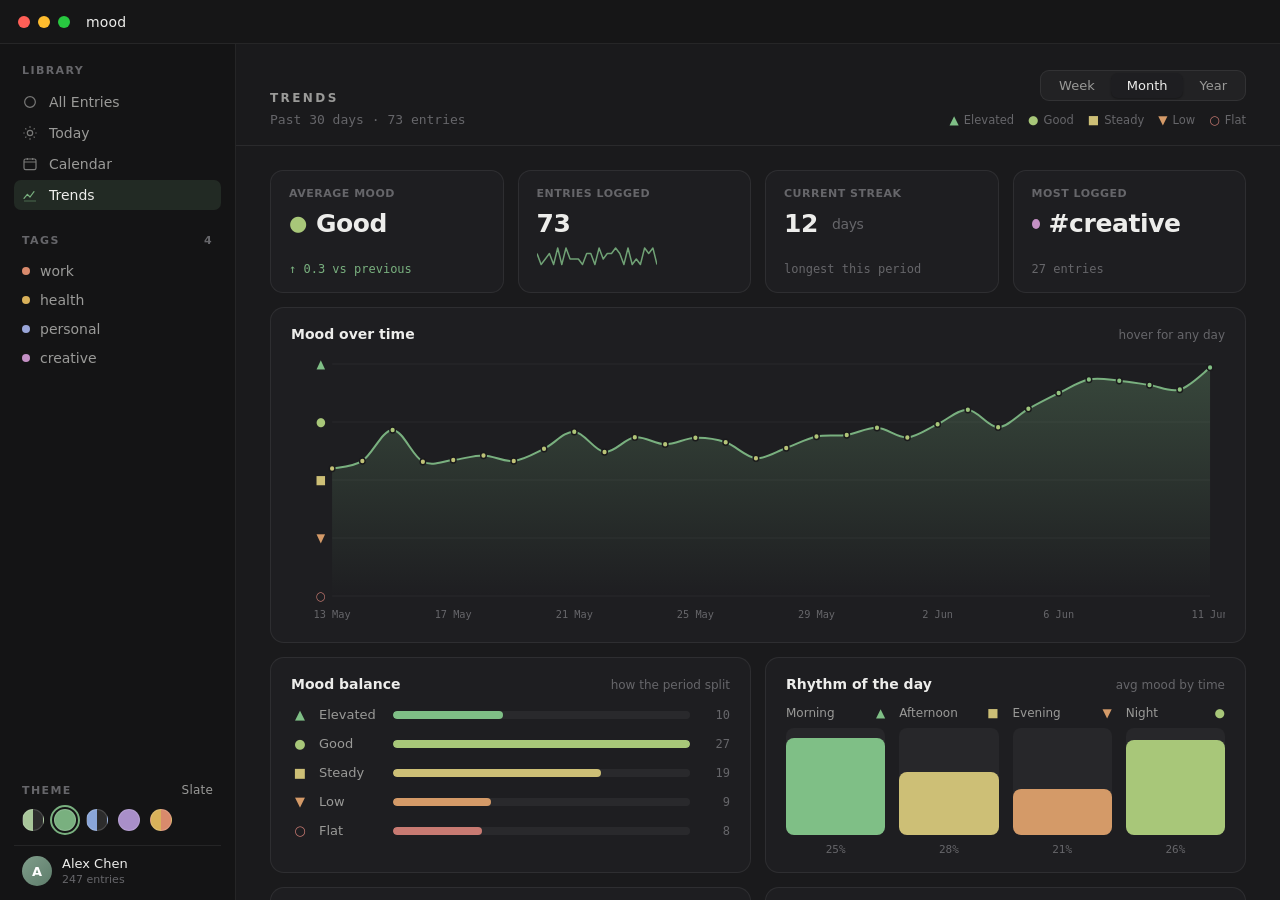
<file: design_handoff_trends/mood - Trends.html>
<!DOCTYPE html>
<html lang="en">
<head>
<meta charset="UTF-8">
<meta name="viewport" content="width=device-width, initial-scale=1.0">
<title>mood — Trends</title>
<style>
  :root {
    --bg: #161617;
    --sidebar: #141415;
    --panel: #1a1a1c;
    --card: #1e1e21;
    --card-hover: #232327;
    --border: rgba(255,255,255,0.07);
    --border-strong: rgba(255,255,255,0.12);
    --text: #ededeb;
    --text-2: #9a9a98;
    --text-3: #66666a;
    --mono: #7b7b78;
    --accent: #79b07f;
    --accent-dim: rgba(121,176,127,0.14);
    --heat-empty: rgba(255,255,255,0.045);
    --mono-font: ui-monospace, "SF Mono", "JetBrains Mono", Menlo, monospace;
    --sans: -apple-system, BlinkMacSystemFont, "SF Pro Text", "Segoe UI", system-ui, sans-serif;
  }
  * { box-sizing: border-box; margin: 0; padding: 0; }
  html, body { height: 100%; }
  body {
    font-family: var(--sans);
    background: #000;
    color: var(--text);
    -webkit-font-smoothing: antialiased;
    overflow: hidden;
  }

  .window {
    position: fixed; inset: 0;
    display: flex; flex-direction: column;
    background: var(--bg);
  }

  /* ---- title bar ---- */
  .titlebar {
    height: 44px; flex: 0 0 44px;
    display: flex; align-items: center;
    padding: 0 18px;
    border-bottom: 1px solid var(--border);
    background: var(--bg);
    -webkit-user-select: none; user-select: none;
  }
  .lights { display: flex; gap: 8px; }
  .light { width: 12px; height: 12px; border-radius: 50%; }
  .light.r { background: #ff5f57; }
  .light.y { background: #febc2e; }
  .light.g { background: #28c840; }
  .titlebar .app-name {
    margin-left: 16px; font-size: 14px; font-weight: 500;
    letter-spacing: .2px; color: var(--text);
  }

  .body { flex: 1; display: flex; min-height: 0; }

  /* ---- sidebar ---- */
  .sidebar {
    width: 236px; flex: 0 0 236px;
    background: var(--sidebar);
    border-right: 1px solid var(--border);
    display: flex; flex-direction: column;
    padding: 20px 14px 14px;
  }
  .side-label {
    font-size: 11px; font-weight: 600; letter-spacing: 1.4px;
    color: var(--text-3); text-transform: uppercase;
    padding: 0 8px; margin-bottom: 10px;
    display: flex; justify-content: space-between; align-items: center;
  }
  .nav { display: flex; flex-direction: column; gap: 1px; margin-bottom: 24px; }
  .nav-item {
    display: flex; align-items: center; gap: 11px;
    padding: 7px 8px; border-radius: 7px;
    color: var(--text-2); font-size: 14px; cursor: pointer;
    transition: background .12s, color .12s;
  }
  .nav-item svg { width: 16px; height: 16px; opacity: .75; flex: 0 0 16px; }
  .nav-item:hover { background: rgba(255,255,255,0.04); color: var(--text); }
  .nav-item.active { background: var(--accent-dim); color: var(--text); }
  .nav-item.active svg { opacity: 1; color: var(--accent); }

  .tags { display: flex; flex-direction: column; gap: 1px; }
  .tag-item {
    display: flex; align-items: center; gap: 10px;
    padding: 6px 8px; border-radius: 7px;
    color: var(--text-2); font-size: 14px; cursor: pointer;
    transition: background .12s, color .12s;
  }
  .tag-item:hover { background: rgba(255,255,255,0.04); color: var(--text); }
  .tdot { width: 8px; height: 8px; border-radius: 50%; flex: 0 0 8px; display: inline-block; }

  .side-spacer { flex: 1; }

  .theme-block { padding: 0 8px; margin-bottom: 14px; }
  .theme-head {
    display: flex; justify-content: space-between; align-items: center;
    font-size: 11px; font-weight: 600; letter-spacing: 1.4px;
    color: var(--text-3); text-transform: uppercase; margin-bottom: 12px;
  }
  .theme-head .cur { color: var(--text-2); text-transform: none; letter-spacing: .2px; font-weight: 500; font-size: 12px; }
  .swatches { display: flex; gap: 10px; }
  .sw { width: 22px; height: 22px; border-radius: 50%; cursor: pointer; border: 1px solid rgba(255,255,255,0.14); position: relative; }
  .sw.on { outline: 2px solid var(--accent); outline-offset: 2px; }

  .user {
    display: flex; align-items: center; gap: 10px;
    padding: 10px 8px 0; border-top: 1px solid var(--border);
  }
  .avatar {
    width: 30px; height: 30px; border-radius: 50%;
    background: linear-gradient(135deg, #7f9d8a, #5e7d6b);
    display: flex; align-items: center; justify-content: center;
    color: #fff; font-size: 13px; font-weight: 600;
  }
  .user-name { font-size: 13px; color: var(--text); line-height: 1.3; }
  .user-sub { font-size: 11px; color: var(--text-3); }

  /* ---- main ---- */
  .main { flex: 1; display: flex; flex-direction: column; min-width: 0; background: var(--panel); }
  .topbar {
    flex: 0 0 auto;
    display: flex; align-items: flex-end; justify-content: space-between;
    padding: 26px 34px 18px;
    border-bottom: 1px solid var(--border);
  }
  .topbar h1 {
    font-size: 12px; font-weight: 700; letter-spacing: 2.4px;
    color: var(--text-2); text-transform: uppercase;
  }
  #range-meta { font-size: 13px; color: var(--text-3); margin-top: 7px; font-family: var(--mono-font); }
  .topbar-right { display: flex; flex-direction: column; align-items: flex-end; gap: 12px; }
  .segment {
    display: flex; background: rgba(255,255,255,0.04);
    border: 1px solid var(--border); border-radius: 9px; padding: 2px;
  }
  .seg {
    border: 0; background: transparent; color: var(--text-2);
    font-family: var(--sans); font-size: 13px; padding: 5px 16px;
    border-radius: 7px; cursor: pointer; transition: background .14s, color .14s;
  }
  .seg:hover { color: var(--text); }
  .seg.on { background: var(--card); color: var(--text); box-shadow: 0 1px 2px rgba(0,0,0,0.3); }

  .scale-legend { display: flex; gap: 14px; }
  .leg { display: flex; align-items: center; gap: 5px; font-size: 11.5px; color: var(--text-3); }
  .shape { font-size: 12px; line-height: 1; }

  .content { flex: 1; overflow-y: auto; padding: 24px 34px 48px; }
  .content::-webkit-scrollbar { width: 10px; }
  .content::-webkit-scrollbar-thumb { background: rgba(255,255,255,0.08); border-radius: 6px; border: 3px solid var(--panel); }

  /* stat tiles */
  .stats { display: grid; grid-template-columns: repeat(4, 1fr); gap: 14px; margin-bottom: 14px; }
  .tile {
    background: var(--card); border: 1px solid var(--border);
    border-radius: 13px; padding: 16px 18px; min-height: 104px;
    display: flex; flex-direction: column;
  }
  .tile-k { font-size: 11px; letter-spacing: .5px; color: var(--text-3); text-transform: uppercase; font-weight: 600; }
  .tile-v { font-size: 25px; font-weight: 600; color: var(--text); margin-top: 9px; display: flex; align-items: center; gap: 9px; letter-spacing: -.4px; }
  .tile-v .shape { font-size: 21px; }
  .tile-unit { font-size: 14px; font-weight: 500; color: var(--text-3); margin-left: 5px; }
  .tile-v .tdot { width: 10px; height: 10px; }
  .tile-sub { font-size: 12px; margin-top: auto; padding-top: 8px; font-family: var(--mono-font); }
  .tile-sub.up { color: var(--accent); }
  .tile-sub.down { color: #d49a68; }
  .tile-sub.flat { color: var(--text-3); }
  .tile-spark { margin-top: auto; padding-top: 8px; opacity: .9; }

  /* cards grid */
  .grid2 { display: grid; grid-template-columns: 1fr 1fr; gap: 14px; margin-bottom: 14px; }
  .card {
    background: var(--card); border: 1px solid var(--border);
    border-radius: 14px; padding: 18px 20px 16px;
  }
  .card-head { display: flex; justify-content: space-between; align-items: baseline; margin-bottom: 4px; }
  .card-title { font-size: 14px; font-weight: 600; color: var(--text); }
  .card-note { font-size: 12px; color: var(--text-3); }
  .card.wide { margin-bottom: 14px; }

  .linewrap { width: 100%; }
  .linesvg { width: 100%; height: 280px; display: block; }
  .grid { stroke: rgba(255,255,255,0.05); stroke-width: 1; }
  .axis-shape { font-size: 12px; text-anchor: middle; }
  .axis-x { font-size: 11px; fill: var(--text-3); text-anchor: middle; font-family: var(--mono-font); }
  .lpt { stroke: var(--panel); stroke-width: 1.5; }
  .guide { stroke: rgba(255,255,255,0.22); stroke-width: 1; stroke-dasharray: 3 3; }

  /* distribution */
  .distrow { display: grid; grid-template-columns: 18px 64px 1fr 30px; align-items: center; gap: 10px; padding: 7px 0; }
  .dist-shape { font-size: 13px; text-align: center; }
  .dist-name { font-size: 13px; color: var(--text-2); }
  .dist-bar { height: 8px; background: rgba(255,255,255,0.05); border-radius: 5px; overflow: hidden; }
  .dist-fill { display: block; height: 100%; border-radius: 5px; transition: width .5s cubic-bezier(.2,.7,.2,1); }
  .dist-count { font-size: 12px; color: var(--text-3); text-align: right; font-family: var(--mono-font); }

  /* by tag */
  .tagrow { display: grid; grid-template-columns: 100px 1fr 22px 30px; align-items: center; gap: 10px; padding: 7px 0; }
  .tagrow-name { font-size: 13px; color: var(--text-2); display: flex; align-items: center; gap: 8px; }
  .tagrow-bar { height: 8px; background: rgba(255,255,255,0.05); border-radius: 5px; overflow: hidden; }
  .tagrow-fill { display: block; height: 100%; border-radius: 5px; transition: width .5s cubic-bezier(.2,.7,.2,1); }
  .tagrow-mood { text-align: center; }
  .tagrow-count { font-size: 12px; color: var(--text-3); text-align: right; font-family: var(--mono-font); }

  /* time of day */
  .clock { display: grid; grid-template-columns: repeat(4, 1fr); gap: 14px; margin-top: 14px; height: 150px; }
  .bucket { display: flex; flex-direction: column; align-items: center; }
  .bucket-top { display: flex; align-items: center; justify-content: space-between; width: 100%; margin-bottom: 8px; }
  .bucket-name { font-size: 12px; color: var(--text-2); }
  .bucket-bar { flex: 1; width: 100%; background: rgba(255,255,255,0.04); border-radius: 8px; display: flex; align-items: flex-end; overflow: hidden; }
  .bucket-fill { width: 100%; border-radius: 8px 8px 0 0; transition: height .5s cubic-bezier(.2,.7,.2,1); min-height: 4px; }
  .bucket-share { font-size: 11px; color: var(--text-3); margin-top: 8px; font-family: var(--mono-font); }

  /* heatmap */
  .heat {
    display: grid; grid-template-columns: repeat(10, 1fr); grid-auto-rows: 1fr;
    gap: 5px; margin-top: 16px; grid-template-rows: repeat(7, 18px);
    grid-auto-flow: column;
  }
  .hcell { border-radius: 4px; cursor: default; transition: transform .1s; }
  .hcell:hover { transform: scale(1.18); outline: 1px solid rgba(255,255,255,0.3); }
  .heat-foot { display: flex; align-items: center; justify-content: flex-end; gap: 7px; margin-top: 14px; font-size: 11px; color: var(--text-3); }
  .heat-scale { display: flex; gap: 3px; }
  .heat-scale span { width: 11px; height: 11px; border-radius: 3px; }

  /* tooltip */
  .tip {
    position: fixed; z-index: 100; pointer-events: none;
    background: #2a2a2e; border: 1px solid var(--border-strong);
    border-radius: 9px; padding: 8px 11px;
    font-size: 12px; color: var(--text); line-height: 1.5;
    box-shadow: 0 8px 24px rgba(0,0,0,0.5);
    opacity: 0; transition: opacity .1s;
    display: flex; flex-direction: column; gap: 1px; white-space: nowrap;
  }
  .tip b { font-weight: 600; font-size: 12px; }
  .tip-row { display: flex; align-items: center; gap: 6px; color: var(--text-2); }
  .tip-sub { color: var(--text-3); font-size: 11px; font-family: var(--mono-font); }

  @keyframes rise { from { opacity: 0; transform: translateY(8px); } to { opacity: 1; transform: none; } }

  @media (max-width: 1080px) {
    .stats { grid-template-columns: repeat(2, 1fr); }
    .grid2 { grid-template-columns: 1fr; }
  }
</style>
</head>
<body>
  <div class="window" data-screen-label="Trends">
    <!-- title bar -->
    <div class="titlebar">
      <div class="lights"><span class="light r"></span><span class="light y"></span><span class="light g"></span></div>
      <span class="app-name">mood</span>
    </div>

    <div class="body">
      <!-- sidebar -->
      <aside class="sidebar">
        <div class="side-label">Library</div>
        <nav class="nav">
          <div class="nav-item"><svg viewBox="0 0 24 24" fill="none" stroke="currentColor" stroke-width="1.8"><circle cx="12" cy="12" r="8"/></svg>All Entries</div>
          <div class="nav-item"><svg viewBox="0 0 24 24" fill="none" stroke="currentColor" stroke-width="1.8"><circle cx="12" cy="12" r="4"/><path d="M12 2v2M12 20v2M2 12h2M20 12h2M5 5l1.5 1.5M17.5 17.5L19 19M19 5l-1.5 1.5M6.5 17.5L5 19"/></svg>Today</div>
          <div class="nav-item"><svg viewBox="0 0 24 24" fill="none" stroke="currentColor" stroke-width="1.8"><rect x="3" y="4.5" width="18" height="16" rx="2.5"/><path d="M3 9h18M8 3v3M16 3v3"/></svg>Calendar</div>
          <div class="nav-item active"><svg viewBox="0 0 24 24" fill="none" stroke="currentColor" stroke-width="1.8"><path d="M3 17l5-6 4 4 6-8" stroke-linecap="round" stroke-linejoin="round"/><path d="M3 21h18" opacity=".4"/></svg>Trends</div>
        </nav>

        <div class="side-label">Tags <span style="color:var(--text-3)">4</span></div>
        <div class="tags">
          <div class="tag-item"><span class="tdot" style="background:#d98a6c"></span>work</div>
          <div class="tag-item"><span class="tdot" style="background:#d9b15a"></span>health</div>
          <div class="tag-item"><span class="tdot" style="background:#9aa6d9"></span>personal</div>
          <div class="tag-item"><span class="tdot" style="background:#c490c4"></span>creative</div>
        </div>

        <div class="side-spacer"></div>

        <div class="theme-block">
          <div class="theme-head"><span>Theme</span><span class="cur">Slate</span></div>
          <div class="swatches">
            <span class="sw" style="background:linear-gradient(90deg,#a8c69a 50%,#2c2c2c 50%)"></span>
            <span class="sw on" style="background:#79b07f"></span>
            <span class="sw" style="background:linear-gradient(90deg,#8aa6d9 50%,#2c2c2c 50%)"></span>
            <span class="sw" style="background:#a98fc9"></span>
            <span class="sw" style="background:linear-gradient(90deg,#d9b15a 50%,#d98a6c 50%)"></span>
          </div>
        </div>

        <div class="user">
          <div class="avatar">A</div>
          <div><div class="user-name">Alex Chen</div><div class="user-sub">247 entries</div></div>
        </div>
      </aside>

      <!-- main -->
      <main class="main">
        <div class="topbar">
          <div>
            <h1>Trends</h1>
            <div id="range-meta">Past 30 days · 47 entries</div>
          </div>
          <div class="topbar-right">
            <div class="segment">
              <button class="seg" data-range="week">Week</button>
              <button class="seg on" data-range="month">Month</button>
              <button class="seg" data-range="year">Year</button>
            </div>
            <div class="scale-legend" id="scale-legend"></div>
          </div>
        </div>

        <div class="content">
          <div class="stats" id="stats"></div>

          <div class="card wide">
            <div class="card-head">
              <span class="card-title">Mood over time</span>
              <span class="card-note">hover for any day</span>
            </div>
            <div class="linewrap" id="linechart"></div>
          </div>

          <div class="grid2">
            <div class="card">
              <div class="card-head"><span class="card-title">Mood balance</span><span class="card-note">how the period split</span></div>
              <div id="dist" style="margin-top:8px"></div>
            </div>
            <div class="card">
              <div class="card-head"><span class="card-title">Rhythm of the day</span><span class="card-note">avg mood by time</span></div>
              <div class="clock" id="clock"></div>
            </div>
          </div>

          <div class="grid2">
            <div class="card">
              <div class="card-head"><span class="card-title">By tag</span><span class="card-note">entries · avg mood</span></div>
              <div id="bytag" style="margin-top:8px"></div>
            </div>
            <div class="card">
              <div class="card-head"><span class="card-title">Consistency</span><span class="card-note">last 10 weeks</span></div>
              <div class="heat" id="heat"></div>
              <div class="heat-foot">
                <span>flat</span>
                <span class="heat-scale">
                  <span style="background:#c87a72"></span>
                  <span style="background:#d49a68"></span>
                  <span style="background:#cdbf76"></span>
                  <span style="background:#a8c779"></span>
                  <span style="background:#7fbf86"></span>
                </span>
                <span>elevated</span>
              </div>
            </div>
          </div>
        </div>
      </main>
    </div>
  </div>

  <template id="__bundler_thumbnail">
    <svg viewBox="0 0 100 100" xmlns="http://www.w3.org/2000/svg">
      <rect width="100" height="100" fill="#161617"/>
      <path d="M18 64 L36 48 L52 56 L82 30" fill="none" stroke="#79b07f" stroke-width="5" stroke-linecap="round" stroke-linejoin="round"/>
      <circle cx="82" cy="30" r="5" fill="#79b07f"/>
    </svg>
  </template>

  <script src="trends.js"></script>
</body>
</html>
</file>
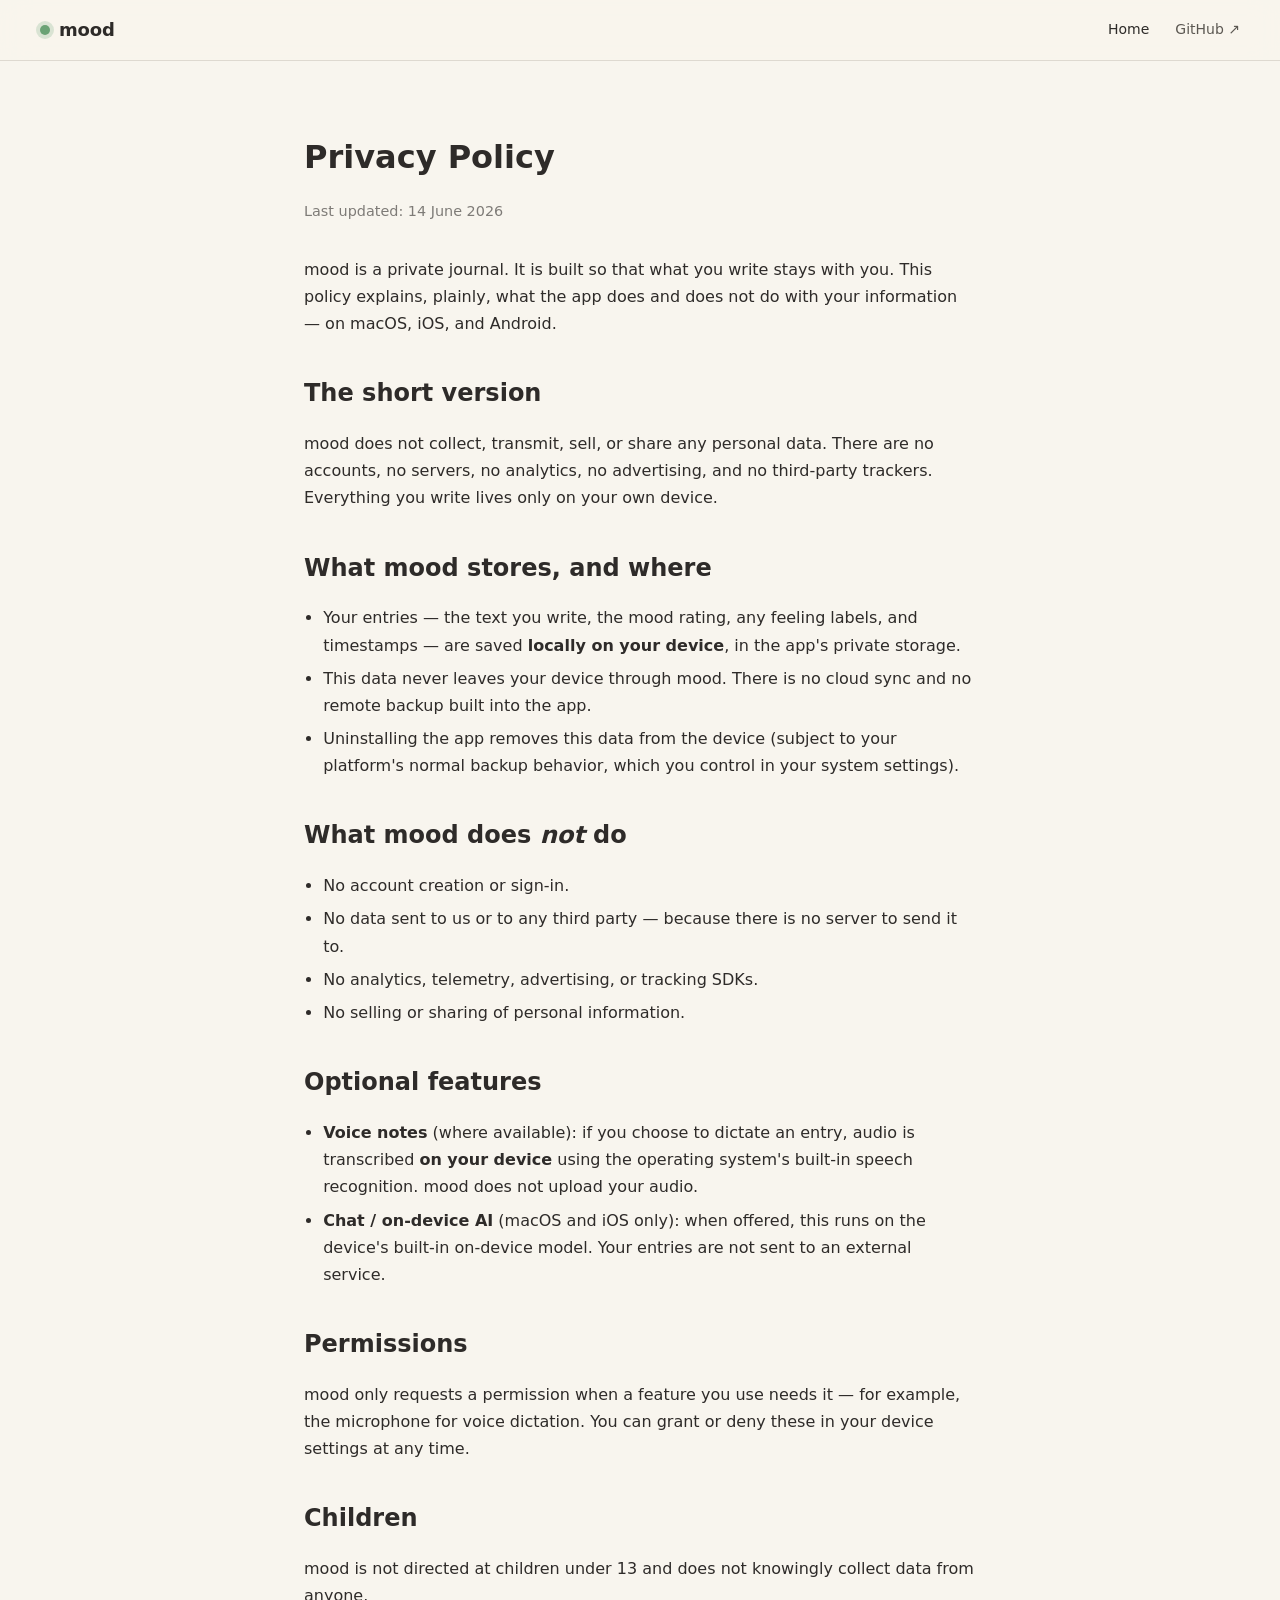
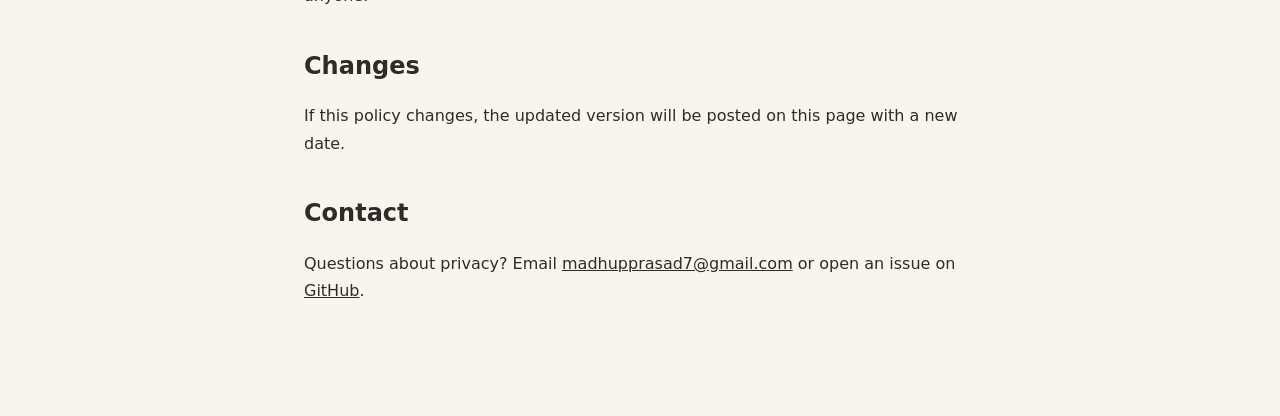
<file: docs/privacy.html>
<!doctype html>
<html lang="en">
<head>
  <meta charset="utf-8">
  <meta name="viewport" content="width=device-width, initial-scale=1">
  <title>mood — Privacy Policy</title>
  <meta name="description" content="mood's privacy policy. Everything stays on your device. No accounts, no servers, no tracking.">
  <link rel="stylesheet" href="styles.css">
  <style>
    .legal { max-width: 720px; margin: 0 auto; padding: 48px 24px 96px; line-height: 1.7; }
    .legal h1 { margin-bottom: 4px; }
    .legal .updated { opacity: 0.6; font-size: 0.9rem; margin-bottom: 32px; }
    .legal h2 { margin-top: 36px; margin-bottom: 8px; }
    .legal ul { padding-left: 1.2rem; }
    .legal li { margin: 6px 0; }
    .legal a { text-decoration: underline; }
  </style>
</head>
<body>

  <nav class="nav">
    <a class="brand" href="index.html">
      <span class="dot"></span>
      <span>mood</span>
    </a>
    <div class="nav-links">
      <a href="index.html">Home</a>
      <a class="ext" href="https://github.com/madhupprasad/mood" target="_blank" rel="noopener">GitHub ↗</a>
    </div>
  </nav>

  <main class="legal">
    <h1>Privacy Policy</h1>
    <p class="updated">Last updated: 14 June 2026</p>

    <p>mood is a private journal. It is built so that what you write stays with you. This policy explains, plainly, what the app does and does not do with your information — on macOS, iOS, and Android.</p>

    <h2>The short version</h2>
    <p>mood does not collect, transmit, sell, or share any personal data. There are no accounts, no servers, no analytics, no advertising, and no third-party trackers. Everything you write lives only on your own device.</p>

    <h2>What mood stores, and where</h2>
    <ul>
      <li>Your entries — the text you write, the mood rating, any feeling labels, and timestamps — are saved <strong>locally on your device</strong>, in the app's private storage.</li>
      <li>This data never leaves your device through mood. There is no cloud sync and no remote backup built into the app.</li>
      <li>Uninstalling the app removes this data from the device (subject to your platform's normal backup behavior, which you control in your system settings).</li>
    </ul>

    <h2>What mood does <em>not</em> do</h2>
    <ul>
      <li>No account creation or sign-in.</li>
      <li>No data sent to us or to any third party — because there is no server to send it to.</li>
      <li>No analytics, telemetry, advertising, or tracking SDKs.</li>
      <li>No selling or sharing of personal information.</li>
    </ul>

    <h2>Optional features</h2>
    <ul>
      <li><strong>Voice notes</strong> (where available): if you choose to dictate an entry, audio is transcribed <strong>on your device</strong> using the operating system's built-in speech recognition. mood does not upload your audio.</li>
      <li><strong>Chat / on-device AI</strong> (macOS and iOS only): when offered, this runs on the device's built-in on-device model. Your entries are not sent to an external service.</li>
    </ul>

    <h2>Permissions</h2>
    <p>mood only requests a permission when a feature you use needs it — for example, the microphone for voice dictation. You can grant or deny these in your device settings at any time.</p>

    <h2>Children</h2>
    <p>mood is not directed at children under 13 and does not knowingly collect data from anyone.</p>

    <h2>Changes</h2>
    <p>If this policy changes, the updated version will be posted on this page with a new date.</p>

    <h2>Contact</h2>
    <p>Questions about privacy? Email <a href="mailto:madhupprasad7@gmail.com">madhupprasad7@gmail.com</a> or open an issue on <a href="https://github.com/madhupprasad/mood" target="_blank" rel="noopener">GitHub</a>.</p>
  </main>

</body>
</html>
</file>
<file: docs/styles.css>
/* ─── tokens ─────────────────────────────────────────────── */

:root {
  --bg:        #F8F5EE;
  --bg-soft:   #F0EDE3;
  --card:      #FCFAF3;
  --line:      #DED9D0;
  --text:      #2E2B29;
  --text-mid:  #5C5852;
  --text-dim:  #8C877D;
  --accent:    #6BA275;
  --accent-2:  #87B68F;
  --shadow:    0 12px 36px -12px rgba(0, 0, 0, 0.18);

  --max:       1080px;
  --rad:       14px;
  --rad-sm:     8px;
  --space:     clamp(16px, 3vw, 24px);

  --font:      ui-sans-serif, -apple-system, BlinkMacSystemFont, "SF Pro Text", "Helvetica Neue", system-ui, sans-serif;
  --mono:      ui-monospace, "SF Mono", "JetBrains Mono", Menlo, monospace;
}

@media (prefers-color-scheme: dark) {
  :root {
    --bg:        #161617;
    --bg-soft:   #1A1A1C;
    --card:      #1E1E21;
    --line:      rgba(255,255,255,0.08);
    --text:      #EDEDEB;
    --text-mid:  #B6B6B2;
    --text-dim:  #7A7A77;
    --accent:    #87B68F;
    --accent-2:  #A6CCAD;
    --shadow:    0 16px 48px -16px rgba(0,0,0,0.55);
  }
}

/* ─── base ───────────────────────────────────────────────── */

* { box-sizing: border-box; }
html { scroll-behavior: smooth; }
body {
  margin: 0;
  background: var(--bg);
  color: var(--text);
  font: 16px/1.55 var(--font);
  -webkit-font-smoothing: antialiased;
  text-rendering: optimizeLegibility;
}

a { color: var(--text); text-decoration: none; }
a:hover { color: var(--accent); }

code, kbd {
  font-family: var(--mono);
  font-size: 0.93em;
  background: var(--bg-soft);
  border: 1px solid var(--line);
  padding: 1px 6px;
  border-radius: 5px;
  color: var(--text-mid);
}
kbd { font-weight: 500; }

/* ─── nav ────────────────────────────────────────────────── */

.nav {
  position: sticky; top: 0; z-index: 10;
  display: flex; justify-content: space-between; align-items: center;
  padding: 16px clamp(20px, 5vw, 40px);
  background: rgba(248, 245, 238, 0.85);
  -webkit-backdrop-filter: saturate(180%) blur(14px);
  backdrop-filter: saturate(180%) blur(14px);
  border-bottom: 1px solid var(--line);
}
@media (prefers-color-scheme: dark) {
  .nav { background: rgba(22, 22, 23, 0.78); }
}

.brand {
  display: inline-flex; align-items: center; gap: 9px;
  font-weight: 600; font-size: 18px; letter-spacing: -0.01em;
}
.brand .dot {
  width: 10px; height: 10px; border-radius: 999px;
  background: var(--accent);
  box-shadow: 0 0 0 4px color-mix(in srgb, var(--accent) 22%, transparent);
}

.nav-links { display: flex; gap: clamp(14px, 2.5vw, 26px); font-size: 14px; color: var(--text-mid); }
.nav-links a:hover { color: var(--text); }
.nav-links .ext { color: var(--text-mid); }

@media (max-width: 540px) {
  .nav-links a:not(.ext) { display: none; }
}

/* ─── hero ───────────────────────────────────────────────── */

.hero {
  max-width: var(--max);
  margin: 0 auto;
  padding: clamp(56px, 9vw, 120px) clamp(20px, 5vw, 40px) 0;
  text-align: center;
}

.kicker {
  margin: 0 0 22px;
  text-transform: uppercase;
  letter-spacing: 0.16em;
  font-size: 11px;
  color: var(--text-dim);
  font-weight: 600;
}

.hero h1 {
  margin: 0;
  font-size: clamp(40px, 7vw, 76px);
  line-height: 1.05;
  letter-spacing: -0.025em;
  font-weight: 600;
  color: var(--text);
}

.hero .sub {
  max-width: 580px;
  margin: 22px auto 0;
  color: var(--text-mid);
  font-size: clamp(15px, 1.6vw, 18px);
  line-height: 1.55;
}

.cta {
  margin: 36px auto 14px;
  display: inline-flex; gap: 10px;
  flex-wrap: wrap;
  justify-content: center;
}

.btn {
  display: inline-flex; align-items: center; justify-content: center;
  padding: 12px 22px;
  border-radius: 10px;
  font-weight: 500;
  font-size: 14.5px;
  letter-spacing: -0.005em;
  transition: transform 0.12s ease, box-shadow 0.18s ease, background 0.18s ease, color 0.18s ease;
  border: 1px solid transparent;
}
.btn:hover { transform: translateY(-1px); }
.btn:active { transform: translateY(0); }

.btn.primary {
  background: var(--text);
  color: var(--bg);
  box-shadow: 0 4px 14px -4px color-mix(in srgb, var(--text) 30%, transparent);
}
.btn.primary:hover {
  background: var(--accent);
  color: #fff;
}
.btn.ghost {
  background: transparent;
  color: var(--text);
  border-color: var(--line);
}
.btn.ghost:hover { background: var(--card); border-color: var(--text-dim); }

.meta { color: var(--text-dim); font-size: 12.5px; margin: 6px 0 0; }

/* main screenshot */
.screenshot-frame {
  margin: clamp(48px, 7vw, 88px) auto 0;
  border-radius: 18px;
  padding: 4px;
  background: linear-gradient(180deg, var(--card), var(--bg-soft));
  border: 1px solid var(--line);
  box-shadow: var(--shadow);
  max-width: 100%;
}
.screenshot-frame img {
  display: block;
  width: 100%;
  border-radius: 14px;
}

/* ─── features grid ──────────────────────────────────────── */

.features {
  max-width: var(--max);
  margin: clamp(88px, 12vw, 160px) auto 0;
  padding: 0 clamp(20px, 5vw, 40px);
  display: grid;
  grid-template-columns: repeat(auto-fit, minmax(260px, 1fr));
  gap: 18px;
}

.feature {
  padding: 26px 24px;
  border-radius: var(--rad);
  background: var(--card);
  border: 1px solid var(--line);
  transition: transform 0.18s ease, box-shadow 0.18s ease;
}
.feature:hover {
  transform: translateY(-2px);
  box-shadow: 0 12px 28px -16px rgba(0,0,0,0.12);
}
.feature h3 {
  margin: 0 0 10px;
  font-size: 17px;
  letter-spacing: -0.015em;
  font-weight: 600;
}
.feature p {
  margin: 0;
  color: var(--text-mid);
  font-size: 14.5px;
}

/* ─── screenshot strip ───────────────────────────────────── */

.strip {
  max-width: var(--max);
  margin: clamp(80px, 11vw, 140px) auto 0;
  padding: 0 clamp(20px, 5vw, 40px);
}

.strip-grid {
  display: grid;
  grid-template-columns: repeat(auto-fit, minmax(380px, 1fr));
  gap: 22px;
}

.strip figure {
  margin: 0;
  padding: 6px;
  border-radius: 16px;
  background: var(--card);
  border: 1px solid var(--line);
}
.strip img {
  display: block;
  width: 100%;
  border-radius: 12px;
  object-fit: cover;
}
.strip figcaption {
  text-align: center;
  margin: 12px 0 8px;
  font-size: 12.5px;
  color: var(--text-dim);
  letter-spacing: -0.005em;
}

/* ─── install ────────────────────────────────────────────── */

.install, .privacy {
  max-width: 760px;
  margin: clamp(88px, 12vw, 140px) auto 0;
  padding: 0 clamp(20px, 5vw, 40px);
}

.install h2, .privacy h2 {
  margin: 0 0 28px;
  font-size: clamp(28px, 4vw, 38px);
  letter-spacing: -0.02em;
  font-weight: 600;
}

.install ol {
  margin: 0; padding: 0; list-style: none;
}
.install li {
  display: flex; gap: 18px;
  padding: 18px 0;
  border-top: 1px solid var(--line);
}
.install li:last-child { border-bottom: 1px solid var(--line); }

.install .num {
  flex-shrink: 0;
  width: 28px; height: 28px;
  border-radius: 999px;
  background: var(--text);
  color: var(--bg);
  font-family: var(--mono);
  font-size: 13px;
  display: inline-flex; align-items: center; justify-content: center;
  margin-top: 2px;
}

.install li p { margin: 0; }
.install li p + p { margin-top: 8px; }
.install .btn { margin-top: 12px; }
.install .hint {
  color: var(--text-dim);
  font-size: 13.5px;
}

/* ─── privacy ────────────────────────────────────────────── */

.privacy p { color: var(--text-mid); font-size: 15.5px; }
.privacy code {
  background: transparent;
  border: none;
  padding: 0;
  color: var(--text-mid);
}
.privacy .aside {
  font-size: 14px;
  color: var(--text-dim);
  margin-top: 22px;
}
.privacy .aside a { color: var(--text-mid); }
.privacy .aside a:hover { color: var(--accent); }

/* ─── footer ─────────────────────────────────────────────── */

footer {
  margin-top: clamp(96px, 13vw, 150px);
  padding: 36px clamp(20px, 5vw, 40px) 56px;
  text-align: center;
  border-top: 1px solid var(--line);
  background: var(--bg-soft);
}
footer p { margin: 0; color: var(--text-mid); font-size: 14px; }
footer .small { color: var(--text-dim); font-size: 12.5px; margin-top: 4px; }
footer a { color: var(--text); border-bottom: 1px solid var(--line); }
footer a:hover { color: var(--accent); border-bottom-color: var(--accent); }
</file>
